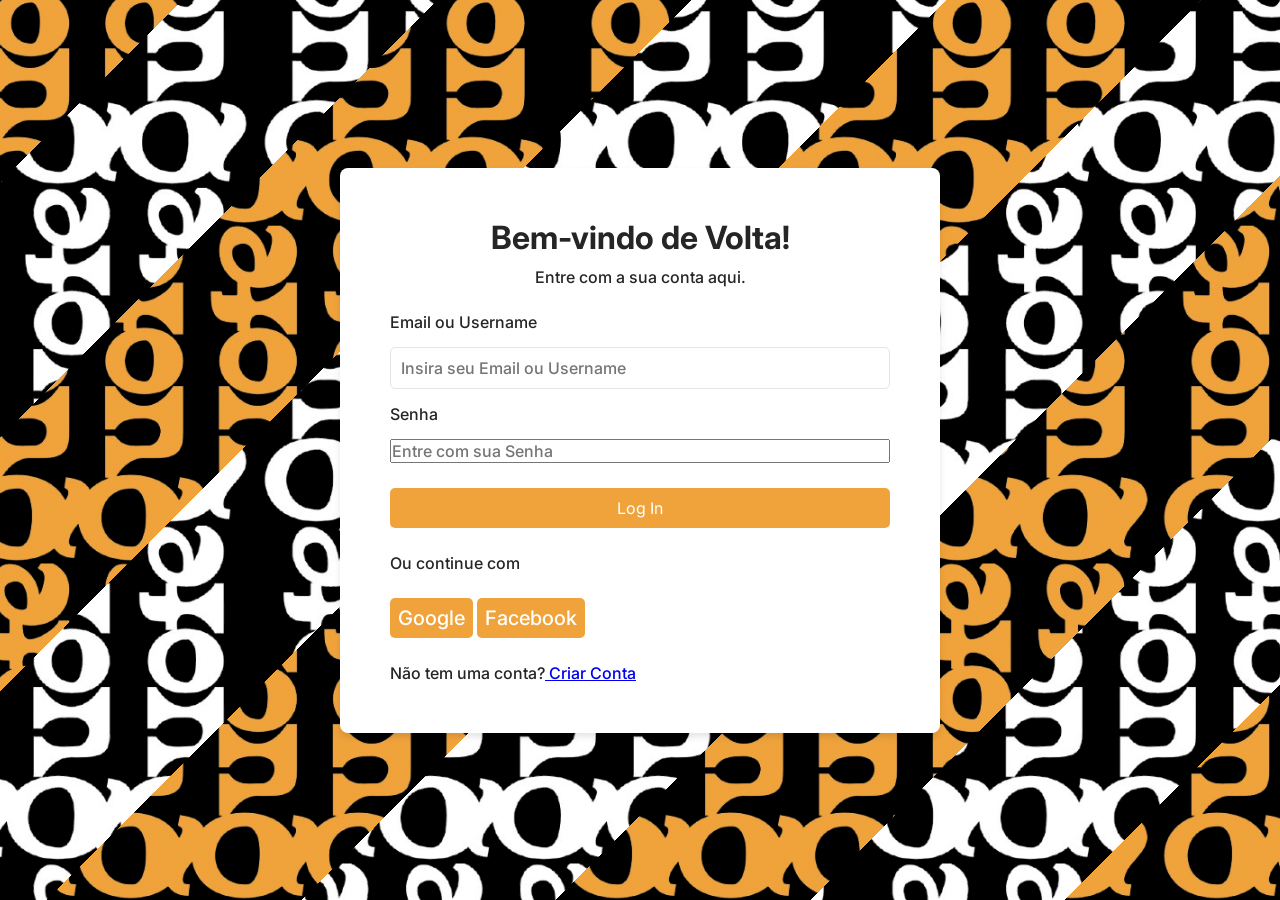
<file: quote/index.html>
<!DOCTYPE html>
<html lang="pt-br">
<head>
    <meta charset="UTF-8">
    <meta name="viewport" content="width=device-width, initial-scale=1.0">
    <link rel="preconnect" href="https://fonts.googleapis.com">
    <link rel="preconnect" href="https://fonts.gstatic.com" crossorigin>
    <link href="https://fonts.googleapis.com/css2?family=EB+Garamond:ital,wght@0,400..800;1,400..800&family=Montserrat:ital,wght@0,100..900;1,100..900&display=swap" rel="stylesheet">

    <!--<style>
        * {
            margin: 0;
            padding:0;
            box-sizing: border-box;
        }

        body {
            font-family: Arial, Helvetica, sans-serif;
            background: #0f0f0f;
            height: 100vh;        
            overflow: hidden;
            display: flex;
            justify-content: center;
            align-items: center;
            background-image: radial-gradient(
                circle at center,
                rgba(217, 119, 6, 0.35),
                transparent 70%
            );
        }

        .main {
            width: 100%;
            display: flex;
            justify-content: center;
            align-items: center;
            padding: 2rem;
        }

        .container {
            width: 380px;
            background: rgba(15,15,15,0.9);
            border-radius: 20px;
            padding: 1.5rem 1.5rem;        
            display: flex;
            flex-direction: column;
            gap: 0.75rem;           
            backdrop-filter: blur(10px);
            box-shadow: 0 0 40px rgba(217, 119, 6, 0.35);
        }

        .title {
            font-size: 1.7rem;
            font-weight: 700;
            text-align: center;
            margin-bottom: 0.5rem;
            color:#d4d4d8;
            font-family: 'EB Garamond', serif;

        }

        .message_login {
            text-align: center;
            color: #a1a1aa;
            margin-bottom: 0.5rem;
            font-family: 'EB Garamond', serif;
        }

        .label_email {
            color: #d4d4d8;
            font-size: 0.95rem;
            font-family: 'EB Garamond', serif;
        }

        .email,
        .password {
            width: 100%;
            height: 40px;
            border: 1px solid rgba(217, 119, 6, 0.35);
            border-radius: 12px;
            background: #181818;
            color: white;
            padding: 0 1rem;
            font-size: 1rem;
            transition: 0.2s;
        }

        .email::placeholder,
        .password::placeholder {
            color: #71717a;
            font-family: 'EB Garamond', serif;
        }

        .email:focus,
        .password:focus {
            outline: none;
            border: 1px solid #d97706;
            box-shadow: 0 0 15px rgba(217, 119, 6, 0.35);
        }

        .login_button {
            width: 100%;
            height: 42px;
            margin-top: 0;
            border:none;
            border-radius: 12px;
            background: linear-gradient(
                90deg,
                #d97706,
                #fffb00
            );
            color: white;
            font-size: 1rem;
            font-weight: 1000;
            cursor: pointer;
            transition: 0.2s;
            
            
        }

        .login_button:hover {
            transform: translateY(-2px);
            box-shadow: 0 0 20px rgba(217, 119, 6, 0.35);
        }

        .message_continue {
            text-align: center;
            color: #71717a;
            margin-top: 0;
            font-family: 'EB Garamond', serif;
        }

        .google_button,
        .google_facebook {
            width: 100%;
            height: 42px;
            border-radius: 12px;
            border: 1px solid rgba(255,255,255,0.8);
            background: #181818;
            color: white;
            font-size: 1rem;
            cursor: pointer;
            transition: 0.2s;
        }

        .google_button:hover,
        .google_facebook:hover{
            background: #222;
            border-color: rgba(217, 119, 6, 0.35);
        }

        .message_signup {
            text-align: center;
            margin-top: 0;
            color: #a1a1aa;
            font-family: 'EB Garamond', serif;
        }

        .signup {
            color: #d97706;
            text-decoration: none;
            font-weight: 600;
        }

        .signup:hover {
            text-decoration: underline;
        }
    </style>-->
    <link rel="stylesheet" href="./css/style.css">
    <title>login</title>
</head>
<body>
    <main class="mainLogin">
        <div class="fundoLogin"></div>
        <div class="containerLogin">
            <div class="mensagelogin">
                <h1 class="titleLogin">
                    Bem-vindo de Volta!
                </h1>
                <p class="message_login">
                    Entre com a sua conta aqui.
                </p>
            </div>
            <div class="camposlogin">
                <label type="text" class="label_emailLogin">Email ou Username</label>
                <input class="emailLogin" type="text" placeholder="Insira seu Email ou Username">
    
                <label type="text" class="label_emailLogin">Senha</label>
                <input class="passwordLogin" type="password" placeholder="Entre com sua Senha" maxlength="8">

            </div>

            <button class="login_button" onclick="login()">Log In</button>

            <p class="message_continueLogin">
                Ou continue com
            </p>
            <div class="continuarcomLogin">
                <button class="google_button" onclick="google()">Google</button>
                <button class="facebook_button" onclick="facebook()">Facebook</button>


            </div>

            <p class="message_signup">
                Não tem uma conta?<a href="signup.html" class="signup"> Criar Conta</a>
            </p>
        </div>
    </main>
    <script>
        let email = document.querySelector('.emailLogin');
        let password = document.querySelector('.passwordLogin');

        function login(){

            let digitouAlgo = false;
            let emailOk = false

            if(email.value !== '' && password.value !== ''){
                digitouAlgo=true;
            }

            if(email.value.includes('@')){
                emailOk=true;
            }

            if(emailOk === true && digitouAlgo === true){
                window.location.href='home.html'
            }
        }
    </script>
</body>
</html>
</file>
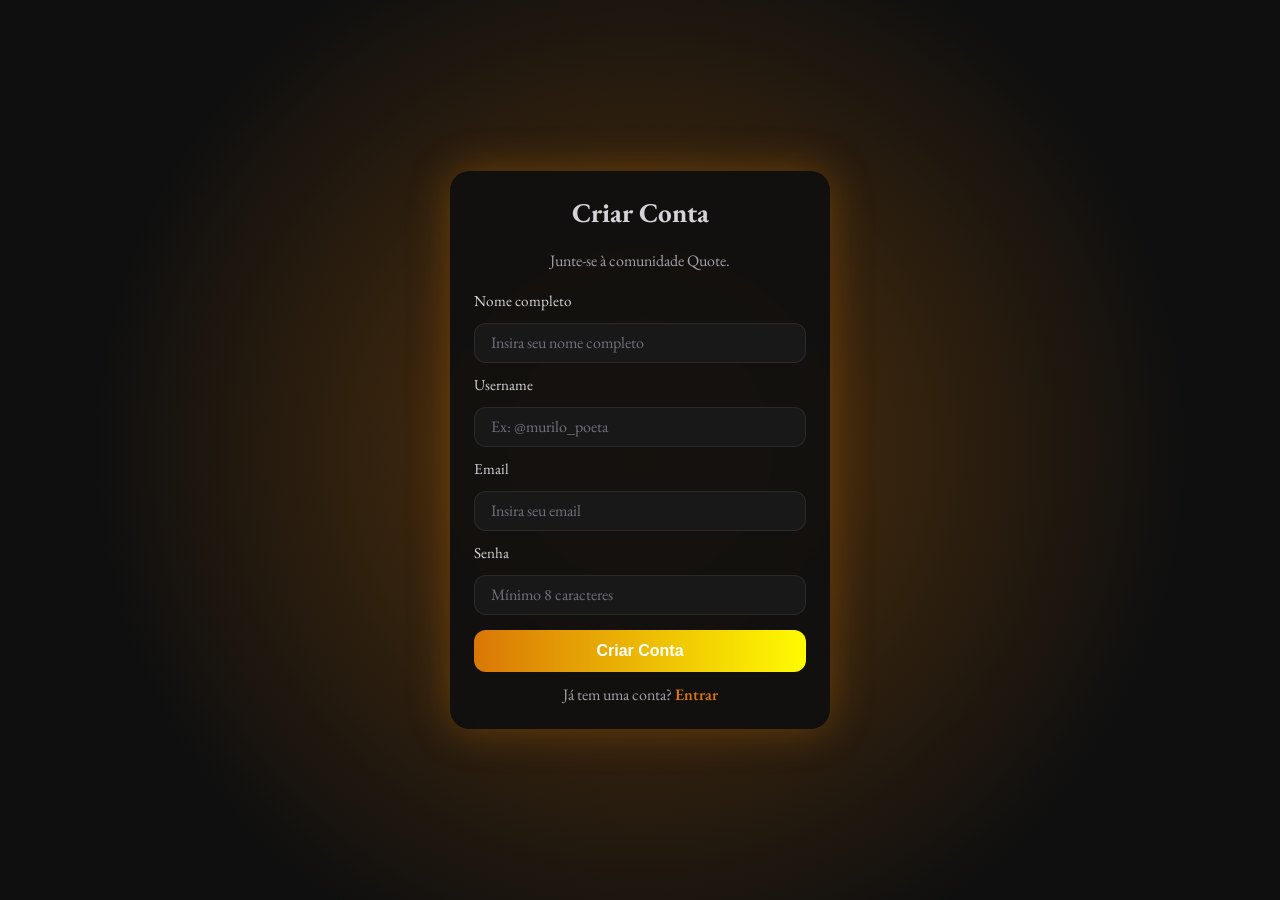
<file: quote/signup.html>
<!DOCTYPE html>
<html lang="pt-br">
<head>
    <meta charset="UTF-8">
    <meta name="viewport" content="width=device-width, initial-scale=1.0">
    <link rel="preconnect" href="https://fonts.googleapis.com">
    <link rel="preconnect" href="https://fonts.gstatic.com" crossorigin>
    <link href="https://fonts.googleapis.com/css2?family=EB+Garamond:ital,wght@0,400..800;1,400..800&family=Montserrat:ital,wght@0,100..900;1,100..900&display=swap" rel="stylesheet">

    <style>
        * {
            margin: 0;
            padding: 0;
            box-sizing: border-box;
        }

        body {
            font-family: Arial, Helvetica, sans-serif;
            background: #0f0f0f;
            height: 100vh;
            overflow: hidden;
            display: flex;
            justify-content: center;
            align-items: center;
            background-image: radial-gradient(
                circle at center,
                rgba(217, 119, 6, 0.35),
                transparent 70%
            );
        }

        .main {
            width: 100%;
            display: flex;
            justify-content: center;
            align-items: center;
            padding: 2rem;
        }

        .container {
            width: 380px;
            background: rgba(15,15,15,0.9);
            border-radius: 20px;
            padding: 1.5rem;
            display: flex;
            flex-direction: column;
            gap: 0.75rem;
            backdrop-filter: blur(10px);
            box-shadow: 0 0 40px rgba(217, 119, 6, 0.35);
        }

        .title {
            font-size: 1.7rem;
            font-weight: 700;
            text-align: center;
            margin-bottom: 0.5rem;
            color: #d4d4d8;
            font-family: 'EB Garamond', serif;
        }

        .message_login {
            text-align: center;
            color: #a1a1aa;
            margin-bottom: 0.5rem;
            font-family: 'EB Garamond', serif;
        }

        .label_email {
            color: #d4d4d8;
            font-size: 0.95rem;
            font-family: 'EB Garamond', serif;
        }

        .input_field {
            width: 100%;
            height: 40px;
            border: 1px solid rgba(255,255,255, 0.08);
            border-radius: 12px;
            background: #181818;
            color: white;
            padding: 0 1rem;
            font-size: 1rem;
            transition: 0.2s;
        }

        .input_field::placeholder {
            color: #71717a;
            font-family: 'EB Garamond', serif;
        }

        .input_field:focus {
            outline: none;
            border: 1px solid #d97706;
            box-shadow: 0 0 15px rgba(217, 119, 6, 0.35);
        }

        .input_field.error {
            border: 1px solid #f87171;
        }

        .error_msg {
            font-size: 0.78rem;
            color: #f87171;
            font-family: 'EB Garamond', serif;
            margin-top: -0.3rem;
            display: none;
        }

        .signup_button {
            width: 100%;
            height: 42px;
            border: none;
            border-radius: 12px;
            background: linear-gradient(90deg, #d97706, #fffb00);
            color: white;
            font-size: 1rem;
            font-weight: 700;
            cursor: pointer;
            transition: 0.2s;
            margin-top: 0.2rem;
        }

        .signup_button:hover {
            transform: translateY(-2px);
            box-shadow: 0 0 20px rgba(217, 119, 6, 0.35);
        }

        .message_login_link {
            text-align: center;
            color: #a1a1aa;
            font-family: 'EB Garamond', serif;
        }

        .login_link {
            color: #d97706;
            text-decoration: none;
            font-weight: 600;
        }

        .login_link:hover {
            text-decoration: underline;
        }
    </style>
    <title>Criar Conta — Quote</title>
</head>
<body>
    <main class="main">
        <div class="container">
            <h1 class="title">Criar Conta</h1>
            <p class="message_login">Junte-se à comunidade Quote.</p>

            <label class="label_email">Nome completo</label>
            <input class="input_field" id="nome" type="text" placeholder="Insira seu nome completo">
            <span class="error_msg" id="erro_nome">Por favor, insira seu nome.</span>

            <label class="label_email">Username</label>
            <input class="input_field" id="username" type="text" placeholder="Ex: @murilo_poeta">
            <span class="error_msg" id="erro_username">Username deve ter ao menos 3 caracteres.</span>

            <label class="label_email">Email</label>
            <input class="input_field" id="email" type="text" placeholder="Insira seu email">
            <span class="error_msg" id="erro_email">Insira um email válido com @.</span>

            <label class="label_email">Senha</label>
            <input class="input_field" id="password" type="password" placeholder="Mínimo 8 caracteres">
            <span class="error_msg" id="erro_password">A senha deve ter ao menos 8 caracteres.</span>

            <button class="signup_button" onclick="signup()">Criar Conta</button>

            <p class="message_login_link">
                Já tem uma conta? <a href="index.html" class="login_link">Entrar</a>
            </p>
        </div>
    </main>
    <script>
        let nome = document.querySelector('#nome');
        let username = document.querySelector('#username');
        let email = document.querySelector('#email');
        let password = document.querySelector('#password');


        function mostrarErro(input, erroId){
            input.classList.add('error')
            document.querySelector('#' + erroId).style.display='block'
        }

        function limparErro(input, erroId){
            input.classList.remove('error')
            document.querySelector('#' + erroId).style.display='none'
        }

        function signup(){
            const dominios = ['@gmail.com', '@outlook.com', '@hotmail.com', '@yahoo.com', '@icloud.com'];
            const emailValido = dominios.some(d => email.value.trim().includes(d));
            let valido = true

            if (nome.value.trim() === ''){
                mostrarErro(nome, 'erro_nome')
                valido = false
            }else{
                limparErro(nome, 'erro_nome')
            }

            if (username.value.trim().length < 3){
                mostrarErro(username, 'erro_username')
                valido = false
            }else{
                limparErro(username, 'erro_username')
            }

            if (!emailValido){
                mostrarErro(email, 'erro_email')
                valido = false
            }else{
                limparErro(email, 'erro_email')
            }

            if (password.value.trim().length < 8){
                mostrarErro(password, 'erro_password')
                valido = false
            }else{
                limparErro(password, 'erro_password')
            }
            
            if (valido === true){
                window.location.href='index.html'
            }
        }
    </script>
</body>
</html>
</file>
<file: quote/css/style.css>
@import url('https://fonts.googleapis.com/css2?family=Inter:wght@400;500;600;700;800&family=Source+Serif+4:ital,wght@0,400;0,500;0,600;0,700;0,800;1,400;1,500;1,600;1,700;1,800&display=swap');
@import url('https://fonts.googleapis.com/css2?family=Playfair+Display:ital,wght@0,400;0,500;0,600;0,700;1,400;1,500&family=EB+Garamond:wght@400;500;600;700&family=Cormorant+Garamond:wght@400;500;600;700&family=Lora:wght@400;500;600;700&family=Libre+Baskerville:wght@400;700&display=swap');


:root {

    --cor-principal: #b68b52;

    --cor-logo : #f1a33b;

    --cor-secundaria: #d6c2a5;

    --cor-fundo: #f5f5f5;

    --cor-branca: #ffffff;

    --cor-texto: #252525;

    --cor-texto-secundario: #777777;

    --cor-borda: #e5e5e5;



    /* Fontes (troque aqui para mudar o site todo) */

    --fonte-ui: 'Inter', -apple-system, 'Segoe UI', Roboto, sans-serif;

    --fonte-serif: 'Source Serif 4', Georgia, 'Times New Roman', serif;


    /* Cores complementares */
    --cor-card-padrao: #eaeaeb;
    --cor-azul-padrao: #2196F3;
    --cor-borda-controles: #d5d5d5;
    --cor-sidebar-fundo: #fafafa;
    --cor-divisor: rgba(0, 0, 0, 0.08);
    --cor-link: #555555;
    --cor-hover: #eeeeee;
    --cor-borda-post: #e8e8e8;
    --cor-texto-terciario: #888888;
    --cor-texto-quaternario: #999999;
    --cor-borda-botao: #e0e0e0;
    --cor-texto-botao: #333333;
    --cor-curtir: #e05555;
    --cor-repost: #4ac97e;
    --cor-hover-principal: rgba(182, 139, 82, 0.10);
    --cor-hover-curtir: rgba(224, 85, 85, 0.1);
    --cor-hover-repost: rgba(74, 201, 126, 0.1);

}

body.dark-mode {
    --cor-fundo: #181818;
    --cor-branca: #242424;
    --cor-texto: #eeeeee;
    --cor-texto-secundario: #aaaaaa;
    --cor-borda: #383838;
    --cor-card-padrao: #2a2a2a;
    --cor-sidebar-fundo: #202020;
    --cor-divisor: rgba(255, 255, 255, 0.10);
    --cor-link: #cccccc;
    --cor-hover: #333333;
    --cor-borda-post: #383838;
    --cor-texto-terciario: #aaaaaa;
    --cor-texto-quaternario: #999999;
    --cor-borda-controles: #555555;
    --cor-borda-botao: #444444;
    --cor-texto-botao: #eeeeee;
}




* {

    box-sizing: border-box;

    margin: 0;

    padding: 0;

}



/* Botões e inputs não herdam a fonte por padrão */

button,

input,

textarea,

select {

    font-family: inherit;

    font-size: inherit;

    font-weight: inherit;

}



body {

    font-family: var(--fonte-ui);

    background: var(--cor-fundo);

    color: var(--cor-texto);

    font-size: 16px;

    font-weight: 500;

    -webkit-font-smoothing: antialiased;

    -moz-osx-font-smoothing: grayscale;

}



.post__quote {

    font-family: var(--fonte-serif);

}



/* ════════════════

   HEADER

   ════════════════ */



.header {

    position: fixed;

    top: 0;

    left: 240px;

    right: 0;

    height: 100px;

    z-index: 100;

    background: var(--cor-branca);

    display: flex;

    align-items: center;

    padding: 0 1.5rem;

    gap: 1rem;

    border-bottom: 1px solid var(--cor-borda);

}



.header_search {

    height: 44px;

    flex: 1;

    max-width: 400px;

    border-radius: 10px;

    border: 1px solid var(--cor-borda);

    background-color: var(--cor-fundo);

    padding: 5px 14px;

    color: var(--cor-texto);

    font-family: var(--fonte-ui);

    font-size: 16px;

    font-weight: 600;

}



.header_user {

    margin-left: auto;

    font-family: var(--fonte-ui);

    font-size: 17px;

    font-weight: 700;

}



.header_create {

    position: fixed;

    top: 0;

    left: 240px;

    right: 0;

    height: 200px;

    z-index: 100;

    background: var(--cor-branca);

    display: flex;

    align-items: center;

    padding: 0 1.5rem;

    gap: 1rem;

    border-bottom: 1px solid var(--cor-borda);

}

.themeMode_btn {
    margin-left: auto;
    background: none;
    border: none;
    cursor: pointer;
    font-size: 20px;
    color: var(--cor-texto);
    transition: color 0.2s ease;
}



.inputsheadercreate {

    display: flex;

    flex-direction: column;

    gap: 10px;

    margin-left: 20px;

    flex: 1;

    min-width: 0;

}



.header_where,

.header_autor {

    height: 70px;

    width: 100%;

    max-width: 100%;



    border-radius: 10px;

    border: 1px solid var(--cor-borda);

    background-color: var(--cor-fundo);

    padding: 5px 14px;

    color: var(--cor-texto);

    font-family: var(--fonte-ui);

    font-size: 16px;

    font-weight: 600;

    box-sizing: border-box;

}

.footer_create {

    position: fixed;

    bottom: 0;

    left: 240px;

    right: 0;

    height: 200px;

    z-index: 100;

    background: var(--cor-branca);

    display: flex;

    align-items: center;

    padding: 0 1.5rem;

    gap: 1rem;

    border-top: 1px solid var(--cor-borda);

}



.feed_create {

    position: fixed;

    top: 200px;

    bottom: 90px;

    left: 240px;

    right: 0;

    padding: 30px;

    background-color: var(--cor-fundo);

    overflow-y: auto;

}



.create {

    position: relative;

    width: 100%;

    height: calc(100% - 110px);

    max-width: 900px;

    margin: 0 auto;

    --cor-escolhida: #E9A23B;

    background-color: var(--cor-escolhida, var(--cor-azul-padrao));

    border-radius: 7px;

    border: 5px solid var(--cor-escolhida);

    padding: 20px;

    overflow: hidden;

    box-sizing: border-box;

}

.contador {
    position: absolute;
    bottom: 15px;
    right: 20px;

    font-family: 'Montserrat', sans-serif;
    font-size: 18px;
    

    pointer-events: none;
}


.create_text {

    position: relative;

    z-index: 1;

    width: 100%;

    min-height: 100%;

    background: transparent;

    resize: vertical;

    box-sizing: border-box;

    border: none;

    font-size: 33px;

}



.create_text:focus {

    outline: none;

    box-shadow: none;

}



.marca_dagua {

    filter: brightness(0) invert(1);

    position: absolute;



    width: clamp(300px, 50%, 600px);

    opacity: 0.4;

    top: -130px;

    left: -60px;

    bottom: 30px;



    pointer-events: none;

    z-index: 0;

}



.cores {

    display: flex;

    align-items: center;

    gap: 15px;

}



.cor {

    width: 30px;

    height: 30px;

    border-radius: 50%;

    background-color: var(--cor);

    border: 2px solid var(--cor-borda-controles);

    cursor: pointer;

    transition: 0.2s;

}



.cor:hover {

    transform: scale(1.15);

}



*.cor.ativa* {

    outline: 2px solid var(--cor-texto-secundario);

    outline-offset: 3px;

}

.corfonte {
    width: 30px;
    height: 30px;
    border-radius: 50%;
    background-color: var(--cor);
    border: 2px solid var(--cor-borda-controles);
    cursor: pointer;
    transition: 0.2s;
}

.corfonte:hover {
    transform: scale(1.15);
}

.corfonte.ativa {
    outline: 2px solid var(--cor-texto-secundario);
    outline-offset: 3px;
}

.btn_alinhar {
    width: 30px;
    height: 30px;
    border-radius: 50%;
    background-color: var(--cor-borda-controles);
    border: 2px solid var(--cor-borda-controles);
    cursor: pointer;
    transition: 0.2s;
}

.btn_alinhar:hover {
    transform: scale(1.15);
}

.btn_alinhar.ativa {
    outline: 2px solid var(--cor-texto-secundario);
    outline-offset: 3px;
}

.tituloCreate {
    display: flex;
    align-items: center;
    gap: 15px;
    width: 100%;
}

#inputTitle {
    flex: 1;
    min-width: 0;
}

.viewCreate {
    flex-shrink: 0;
}

.btn_viewCreate {
    background-color: var(--cor-logo);
    color: var(--cor-branca);
    border: none;
    border-radius: 5px;
    padding: 10px 20px;
    font-size: 20px;
    font-weight: 600;
    cursor: pointer;
    transition: 0.2s;
}

.btn_viewCreate:hover {
    transform: scale(1.01);
}
/* ════════════════

   SIDEBAR

   ════════════════ */



.sidebar {

    position: fixed;

    top: 0;

    left: 0;

    width: 240px;

    height: 100vh;

    z-index: 200;

    background: var(--cor-sidebar-fundo);

    display: flex;

    flex-direction: column;

    justify-content: space-between;

    padding: 1.5rem 1rem;

    border-right: 1px solid var(--cor-borda);

}



.sidebar_logo {

    width: 120px;

    height: auto;



    margin-top: -10px;

    margin-left: -10px;

}



.sidebar_nav {

    display: flex;

    flex-direction: column;

    gap: 0.5rem;

    margin-top: 2rem;

    border-top: 1px solid var(--cor-divisor);

    padding-top: 1rem;

}



.sidebar_item {

    position: relative;

    display: flex;

    align-items: center;

    gap: 0.75rem;

    color: var(--cor-link);

    text-decoration: none;

    padding: 0.8rem 1rem;

    border-radius: 8px;

    font-family: var(--fonte-ui);

    font-size: 16px;

    font-weight: 600;

    transition: 0.2s;

}



.sidebar_item:hover,

.sidebar_item--active {

    background: var(--cor-hover);

    color: var(--cor-texto);

}



.sidebar_item--active::before,

.sidebar_logout--active::before {

    content: "";

    position: absolute;

    left: -16px;

    top: 50%;

    transform: translateY(-50%);

    width: 4px;

    height: 70%;

    background: var(--cor-principal);

    border-radius: 10px;

}



.sidebar_profile {

    display: flex;

    flex-direction: column;

    gap: 0.5rem;

    font-family: var(--fonte-ui);

    font-size: 15px;

    font-weight: 700;

    border-top: 1px solid var(--cor-divisor);

    padding: 0.6rem 0.8rem;

}



.sidebar_logout {

    position: relative;

    display: flex;

    align-items: center;

    gap: 0.75rem;

    color: var(--cor-link);

    text-decoration: none;

    padding: 0.6rem 0.8rem;

    border-radius: 8px;

    font-family: var(--fonte-ui);

    font-size: 15px;

    font-weight: 600;

}



.sidebar_logout:hover,

.sidebar_logout--active {

    background: var(--cor-hover);

    color: var(--cor-texto);

}



.icon--active {

    color: var(--cor-principal);

}



/* ════════════════

   FEED

   ════════════════ */



.feed {

    margin-left: 240px;   /* igual à largura da sidebar */

    margin-top: 75px;     /* igual à altura do header */

    padding: 28px 36px 40px;

    display: flex;

    flex-direction: column;

    gap: 16px;

    overflow-y: auto;

    min-height: calc(100vh - 75px);

}



/* ════════════════

   POST CARD

   ════════════════ */






#fonte{

    border: none;

    font-family: var(--fonte-ui);

    font-size: 16px;

    font-weight: 600;

    color: var(--cor-texto);

}



#labelfonte{

    font-family: var(--fonte-ui);

    font-size: 16px;

    font-weight: 600;

    color: var(--cor-texto);

}

.corfonte:disabled {
    opacity: 0.3;
    cursor: not-allowed;
    filter: grayscale(1);
}

/* PRÉ-VISUALIZAÇÃO */

#preview {
    display: none;

    position: fixed;
    top: 0;
    left: 240px;
    right: 0;
    bottom: 0;

    flex-direction: column;
    align-items: center;
    justify-content: center;

    overflow-y: auto;
    padding: 20px;
}

#preview.ativo {
    display: flex;
}


/* ÁREA DO POST */

#areaPreview {
    display: flex;
    align-items: flex-start;
    justify-content: center;
    gap: 15px;

    width: 100%;
    max-width: 1000px;

    padding: 20px;
    box-sizing: border-box;
}


/* FOTO DE PERFIL */

.perfilPreview {
    width: 45px;
    height: 45px;
    min-width: 45px;

    flex-shrink: 0;

    object-fit: cover;
    border-radius: 50%;
}


/* CARD */

.preview_text {
    position: relative;
    isolation: isolate;

    display: flex;
    flex-direction: column;
    align-items: stretch;
    justify-content: flex-start;

    width: 100%;
    max-width: 1200px;
    height: 300px;
    min-width: 0;

    flex-shrink: 1;

    padding: 20px;
    box-sizing: border-box;

    border-radius: 8px;
    overflow: hidden;

    font-size: 33px;
}


/* TÍTULO */

#preview_title {
    position: relative;
    z-index: 1;

    flex-shrink: 0;

    font-family: var(--fonte-ui);
    font-size: 18px;
    font-weight: 600;

    margin-bottom: 12px;

    text-align: inherit;
}


/* CITAÇÃO */

#preview_quote {
    position: relative;
    z-index: 1;

    flex: 1;
    min-height: 0;
    width: 100%;

    margin: 0;
    padding: 10px 0;

    font-size: inherit;

    white-space: pre-wrap;
    overflow-wrap: break-word;
    word-break: normal;

    overflow-y: auto;
    overflow-x: hidden;

    text-align: inherit;
    box-sizing: border-box;
}


/* AUTOR E ORIGEM */

.preview_info {
    position: relative;
    z-index: 1;

    display: flex;
    justify-content: space-between;
    align-items: center;

    width: 100%;
    gap: 15px;

    font-family: var(--fonte-ui);
    font-size: 14px;
    font-weight: 600;

    flex-shrink: 0;
}

#preview_author {
    text-align: left;
}

#preview_where {
    text-align: right;
    margin-left: auto;
}


/* MARCA D'ÁGUA */

.marca_daguaP {
    position: absolute;
    z-index: 0;

    width: clamp(200px, 50%, 600px);

    top: -180px;
    left: -60px;

    opacity: 0.4;
    filter: brightness(0) invert(1);

    pointer-events: none;
}

.marca_daguaP99 {
    position: absolute;
    z-index: 0;

    width: clamp(200px, 50%, 600px);

    top: -90px;
    right: -60px;

    opacity: 0.4;
    filter: brightness(0) invert(1);

    pointer-events: none;
}


/* INTERAÇÕES */

.preview_text .interaction {
    position: relative;
    z-index: 2;

    display: flex;
    align-items: center;
    gap: 10px;

    width: 100%;

    margin-top: auto;
    padding-top: 10px;

    flex-shrink: 0;
}

.comentar_postPv,
.curtir_postPv,
.repost_postPv,
.salvar_postPv,
.encaminhar_postPv {
    display: flex;
    align-items: center;
    gap: 5px;

    color: #5f5f5f;
    font-family: var(--fonte-ui);
    font-size: 14px;
    font-weight: 600;
    background-color: transparent;
    border: none;
    cursor: pointer;
    transition: color 0.2s ease;
}



/* BOTÃO VOLTAR */

#btnVoltar {
    margin-top: 25px;
    border: none;
    background: none;
    color: var(--cor-texto);
    font-size: 20px;
    cursor: pointer;
    transition: color 0.2s ease;
}

#btnVoltar:hover {
    color: var(--cor-principal);
}

.btn_postar {
    
    display: flex;
    justify-content: center;
    align-items: center;
    border: none;
    background-color: #65B96E;
    color: var(--cor-branca);
    border: none;
    border-radius: 5px;
    padding: 10px 20px;
    font-size: 20px;
    font-weight: 600;
    cursor: pointer;
    transition: 0.2s;
}

.btn_postar:hover {
    transform: scale(1.01);
}

/* page profile */

.mainProfile {
    margin-left: 200px;
    padding: 40px 30px;
    box-sizing: border-box;
    min-height: 100vh;
}

.divProfile {
    display: flex;
    flex-direction: row;
    align-items: center;
    justify-content: flex-start;
    gap: 20px;

    width: 100%;
    max-width: 1200px;
    margin: 30px auto 0;

    box-sizing: border-box;
}

.cardProfile {
    width: 100%;
    max-width: 1200px;
    height: 300px;
    background: var(--cor-sidebar-fundo);
    border: 1px solid var(--cor-borda);
    color: var(--cor-texto);
    border-radius: 8px;
    padding: 20px;
    box-sizing: border-box;
}
.photoProfile {
    width: 120px;
    height: 120px;
    flex-shrink: 0;
}

.photo1_profile {
    width: 100%;
    height: 100%;
    border-radius: 50%;
    object-fit: cover;
}

.profile_status {
    display: flex;
    flex-direction: column;
    height: 100%;
}

/* NOME E @ */

.profile_header {
    display: flex;
    justify-content: space-between;
    align-items: center;
    width: 100%;
}

.name_profile,
.username1_profile {
    margin: 0;
    z-index: 2;
}

.name_profile {
    font-size: 22px;
    color: var(--cor-logo);
}

/* BIO */

.bio_profile {
    margin: 15px 0;
    z-index: 2;
}

/* LOCALIZAÇÃO E DATA */

.location_profile,
.date_profile {
    margin: 5px 0;
}

/* ESTATÍSTICAS */

.profile_datas {
    display: flex;
    justify-content: space-around;
    align-items: center;

    width: 100%;
    margin-top: auto;
    padding-top: 20px;
}

.profile_datas > div {
    display: flex;
    flex-direction: column;
    align-items: center;
    justify-content: center;

    flex: 1;
    gap: 5px;
}

.profile_datas span {
    text-align: center;
}

.profile_datas .post_number1,
.profile_datas .post_number2,
.profile_datas .post_number3,
.profile_datas .post_number4 {
    font-size: 22px;
    font-weight: 700;
    z-index: 2;
    color: var(--cor-logo);
}

.marca_daguaProfile {
    position: absolute;
    z-index: 1;

    width: clamp(260px, 50%, 750px);

    top: -240px;
    left: 1100px;

    opacity: 0.4;
    filter: brightness(1);

    pointer-events: none;
}

.alterar_perfil {
    position: absolute;
    top: 20px;
    right: 20px;

    background-color: var(--cor-logo);
    color: var(--cor-branca);
    border: none;
    border-radius: 5px;
    padding: 10px 20px;
    font-size: 16px;
    font-weight: 600;
    cursor: pointer;
    transition: 0.2s;
}


/* ========================================== */
/* POSTS DO PERFIL */
/* ========================================== */

.posts_profile {
    width: 100%;
    max-width: 1200px;
    margin: 30px auto 0;
}

/* LINHA DOS POSTS */

.linha1 {
    display: grid;
    grid-template-columns: repeat(2, minmax(0, 1fr));
    gap: 20px;
    width: 100%;
}

/* ÁREA DE CADA POST */

.cardProfilepr {
    display: flex;
    align-items: flex-start;
    gap: 12px;

    width: 100%;
    min-width: 0;
    box-sizing: border-box;
    border: none;
    background-color: transparent;
}

/* FOTO DE PERFIL */

.perfilProfileP {
    width: 38px;
    height: 38px;
    min-width: 38px;

    flex-shrink: 0;

    object-fit: cover;
    border-radius: 50%;
}

/* CARD */

.preview_textPr {
    position: relative;
    isolation: isolate;

    display: flex;
    flex-direction: column;
    align-items: stretch;
    justify-content: flex-start;

    width: 100%;
    min-width: 0;
    height: 260px;

    flex-shrink: 1;

    padding: 15px;
    box-sizing: border-box;

    border-radius: 8px;
    overflow: hidden;

    border: 1px solid var(--cor-borda);

    font-size: 20px;
}

/* TÍTULO */

#preview_titlePr {
    position: relative;
    z-index: 1;

    flex-shrink: 0;

    font-family: var(--fonte-ui);
    font-size: 15px;
    font-weight: 600;

    margin: 0 0 8px;

    text-align: inherit;
}

/* CITAÇÃO */

#preview_quotePr {
    position: relative;
    z-index: 1;

    flex: 1;
    min-height: 0;
    width: 100%;

    margin: 0;
    padding: 5px 0;

    font-size: inherit;

    white-space: pre-wrap;
    overflow-wrap: break-word;
    word-break: normal;

    overflow-y: auto;
    overflow-x: hidden;

    text-align: inherit;
    box-sizing: border-box;
}

/* AUTOR E ORIGEM */

.preview_infoPr {
    position: relative;
    z-index: 1;

    display: flex;
    justify-content: space-between;
    align-items: center;

    width: 100%;
    gap: 10px;

    font-family: var(--fonte-ui);
    font-size: 11px;
    font-weight: 600;

    flex-shrink: 0;
}

#preview_authorPr {
    text-align: left;
}

#preview_wherePr {
    text-align: right;
    margin-left: auto;
}

/* MARCAS-D'ÁGUA */

.marca_daguaPr,
.marca_daguaP99r {
    position: absolute;
    z-index: 0;

    width: clamp(120px, 50%, 300px);

    opacity: 0.2;
    filter: brightness(0) invert(1);

    pointer-events: none;
}

.marca_daguaPr {
    top: -80px;
    left: -35px;
}

.marca_daguaP99r {
    top: -40px;
    right: -35px;
}

/* INTERAÇÕES */

.preview_textPr .interaction {
    position: relative;
    z-index: 2;

    display: flex;
    align-items: center;
    gap: 8px;

    width: 100%;

    margin-top: auto;
    padding-top: 8px;

    flex-shrink: 0;
}

/* BOTÕES */

.comentar_postPv,
.curtir_postPv,
.repost_postPv,
.salvar_postPv,
.encaminhar_postPv {
    display: flex;
    align-items: center;
    justify-content: center;

    color: #5f5f5f;
    font-family: var(--fonte-ui);
    font-size: 12px;
    font-weight: 600;

    background-color: transparent;
    border: none;

    cursor: pointer;
    transition: color 0.2s ease;
}

.comentar_postPv:hover,
.curtir_postPv:hover,
.repost_postPv:hover,
.salvar_postPv:hover,
.encaminhar_postPv:hover {
    color: var(--cor-logo);
}

/* RESPONSIVIDADE */

@media (max-width: 900px) {
    .linha1 {
        grid-template-columns: 1fr;
    }
}

@media (max-width: 500px) {
    #cardProfile {
        gap: 8px;
    }

    .perfilProfileP {
        width: 32px;
        height: 32px;
        min-width: 32px;
    }

    .preview_textPr {
        height: 240px;
        padding: 12px;
    }
}

#preview_textPr1 {
    background-color: #65B96E;
    color: white;
}

#preview_textPr2 {
    background-color: #9270D6;
    color: white;
}

/* pagina logout */

.logout_tela{
            position: fixed;
            background: var(--cor-branca);
            left: 50%;
            top:50%;
            transform: translate(-50%, -50%);
            padding: 2rem;
            z-index: 999;
            border-radius: 12px;
            width: 360px;
            text-align: center;
            border: 1px solid var(--cor-borda);
            margin-top: 0;

            display: flex;
            flex-direction: column;
            gap: 0.75rem;
            
        }

        .logout_icon{
            width: 80px;
            height: 80px;
            padding: 1rem;
            border-radius: 50%;
            background: transparent;
            display: flex;
            align-items: center;
            justify-content: center;
            margin: 0 auto 1rem;
            color: var(--cor-link);
        }

        .message_logout {
            color: var(--cor-texto);
        }

        .sim_button{
            border: none;
            width: 100%;
            height: 40px;
            font-weight: 700;
            background: #E9A23B;
            color: white;
            font-family: 'Montserrat', sans-serif; 
            border-radius: 12px;
            cursor: pointer;
            transition: transform 0.2s ease;
        }

        .sim_button:hover {
            transform: translateY(-2px);
            
        }
        .cancel_button{
            border: none;
            width: 100%;
            height: 40px;
            font-weight: 700;
            background: #1a1a1a;
            border-color: white;
            color: white;
            font-family: 'Montserrat', sans-serif; 
            border-radius: 12px;
            cursor: pointer;
            transition: transform 0.2s ease;
        }

        .cancel_button:hover {
            transform: translateY(-2px);
        }

        .button_logout{
            display: flex;
            flex-direction: column;
            gap: 0.75rem;
        }

        /** * pagina login */

.mainLogin {
    position: relative;
    isolation: isolate;
    display: flex;
    justify-content: center;
    align-items: center;
    min-height: 100vh;
    background-color: black;
    overflow: hidden;
}

.fundoLogin {
    position: absolute;
    inset: 0;
    z-index: 0;
    overflow: hidden;
    pointer-events: none;
    background-color: black;
}

.fundoLogin::before,
.fundoLogin::after {
    content: "";
    position: absolute;
    inset: -50%;

    background-repeat: repeat;
    background-size: 600px auto;

    mix-blend-mode: screen;

    animation: movimentoQuote 25s linear infinite;
}

/* Faixas laranjas */
.fundoLogin::before {
    background-image: url("../img/quotefundo1.png");
    background-position: 0 0;

    mask-image: repeating-linear-gradient(
        135deg,
        black 0px 180px,
        transparent 180px 360px
    );

    -webkit-mask-image: repeating-linear-gradient(
        135deg,
        black 0px 180px,
        transparent 180px 360px
    );
}

/* Faixas brancas */
.fundoLogin::after {
    background-image: url("../img/quotefundo2.png");
    background-position: 300px 300px;

    mask-image: repeating-linear-gradient(
        135deg,
        transparent 0px 180px,
        black 180px 360px
    );

    -webkit-mask-image: repeating-linear-gradient(
        135deg,
        transparent 0px 180px,
        black 180px 360px
    );
}

@keyframes movimentoQuote {
    from {
        transform: translateY(-5%);
    }

    to {
        transform: translateY(5%);
    }
}
.containerLogin {
    display: flex;
    flex-direction: column;
    gap: 25px;

    background-color: var(--cor-branca);
    padding: 50px;
    border-radius: 8px;
    box-shadow: 0 4px 6px rgba(0, 0, 0, 0.1);
    width: 100%;
    max-width: 600px;
    box-sizing: border-box;
    font-family: var(--fonte-ui);
    z-index: 1;
}

.mensagelogin {
    display: flex;
    flex-direction: column;
    align-items: center;
    text-align: center;
    gap: 10px;
    font-family: var(--fonte-ui);
    margin-bottom: 0;
}

.camposlogin {
    display: flex;
    flex-direction: column;
    gap: 15px;
}

.login_button {
    background-color: var(--cor-logo);
    color: var(--cor-branca);
    border: none;
    padding: 10px;
    border-radius: 5px;
    cursor: pointer;
    font-size: 16px;
    font-weight: 400;
    transition: background-color 0.2s ease;
}

.mensage_continueLogin {
    text-align: center;
    margin-top: 0;
    font-size: 14px;
    color: var(--cor-texto-secundario);
}

.emailLogin,
.senhaLogin {
    width: 100%;
    padding: 10px;
    border: 1px solid var(--cor-borda);
    border-radius: 5px;
    font-size: 16px;
    font-family: var(--fonte-ui);
    color: var(--cor-texto);    
}

.google_button,
.facebook_button{
    border: none;
    font-size: 20px;
    background-color: var(--cor-logo);
    padding: 8px;
    border-radius: 5px;
    color: white; 
}
</file>
